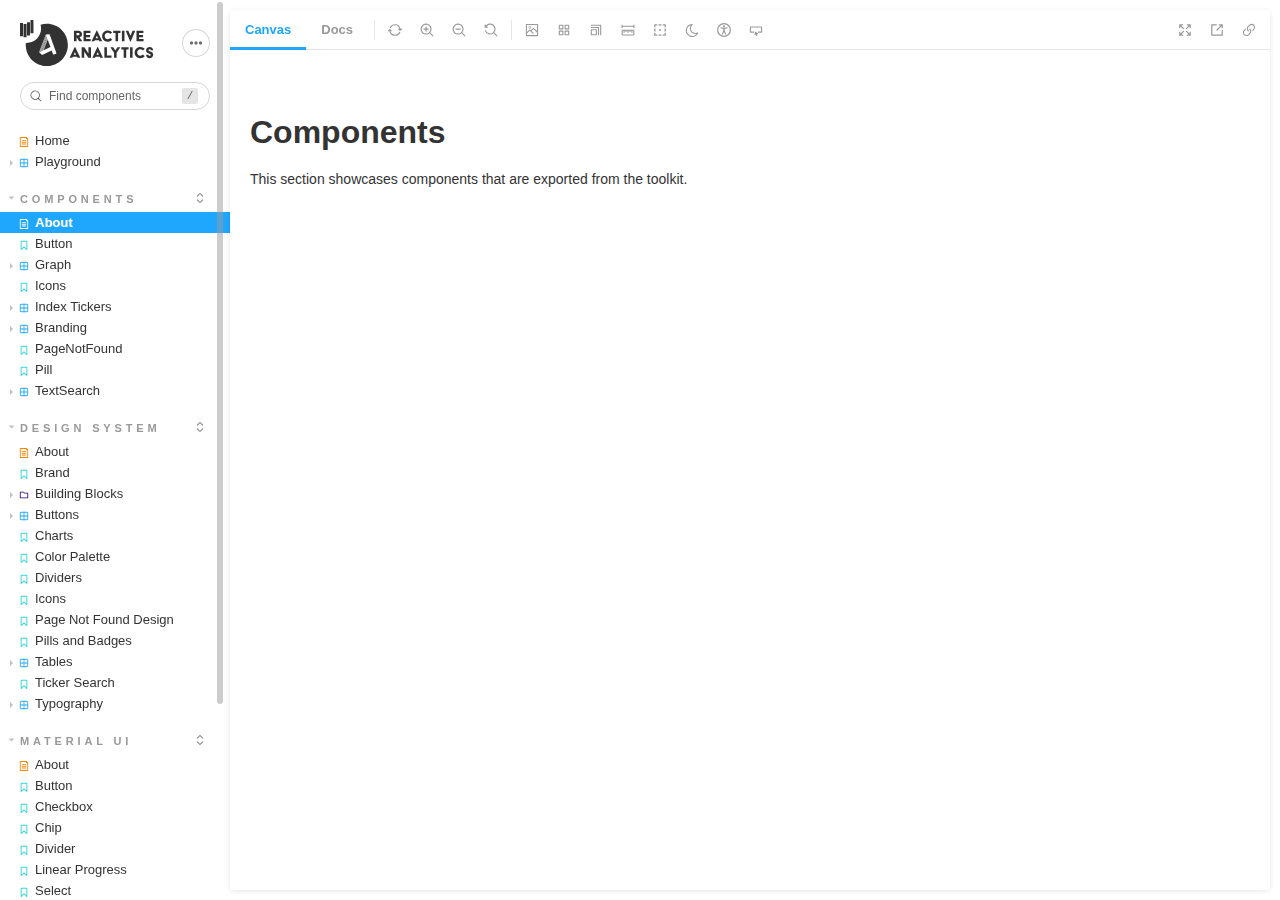
<file: index.html>
<!doctype html><html lang="en"><head><meta charset="utf-8"/><title>Webpack App</title><meta name="viewport" content="width=device-width,initial-scale=1"/><style>html, body {
    overflow: hidden;
    height: 100%;
    width: 100%;
    margin: 0;
    padding: 0;
  }

  * {
    box-sizing: border-box;
  }</style><script>/* globals window */
  /* eslint-disable no-underscore-dangle */
  try {
    if (window.top !== window) {
      window.__REACT_DEVTOOLS_GLOBAL_HOOK__ = window.top.__REACT_DEVTOOLS_GLOBAL_HOOK__;
    }
  } catch (e) {
    // eslint-disable-next-line no-console
    console.warn('unable to connect to top frame for connecting dev tools');
  }

  window.onerror = function onerror(message, source, line, column, err) {
    if (window.CONFIG_TYPE !== 'DEVELOPMENT') return;
    // eslint-disable-next-line no-var, vars-on-top
    var xhr = new window.XMLHttpRequest();
    xhr.open('POST', '/runtime-error');
    xhr.setRequestHeader('Content-Type', 'application/json;charset=UTF-8');
    xhr.send(
      JSON.stringify({
        /* eslint-disable object-shorthand */
        message: message,
        source: source,
        line: line,
        column: column,
        error: err && { message: err.message, name: err.name, stack: err.stack },
        origin: 'manager',
        /* eslint-enable object-shorthand */
      })
    );
  };</script><style>#root[hidden],
      #docs-root[hidden] {
        display: none !important;
      }</style></head><body><div id="root"></div><div id="docs-root"></div><script>window['CONFIG_TYPE'] = "PRODUCTION";
          
      
          
            window['LOGLEVEL'] = "info";
          
      
          
            window['FEATURES'] = {"postcss":true,"emotionAlias":false,"warnOnLegacyHierarchySeparator":true,"buildStoriesJson":false,"storyStoreV7":false,"modernInlineRender":false,"breakingChangesV7":false,"interactionsDebugger":false,"babelModeV7":false,"argTypeTargetsV7":false,"previewMdx2":false};
          
      
          
      
          
      
          
            window['DOCS_MODE'] = false;</script><script src="runtime~main.b93017f01b9c368b86c0.manager.bundle.js"></script><script src="vendors~main.975996c2cb0d25fa3b02.manager.bundle.js"></script><script src="main.1272e030372f4be24f7e.manager.bundle.js"></script></body></html>
</file>
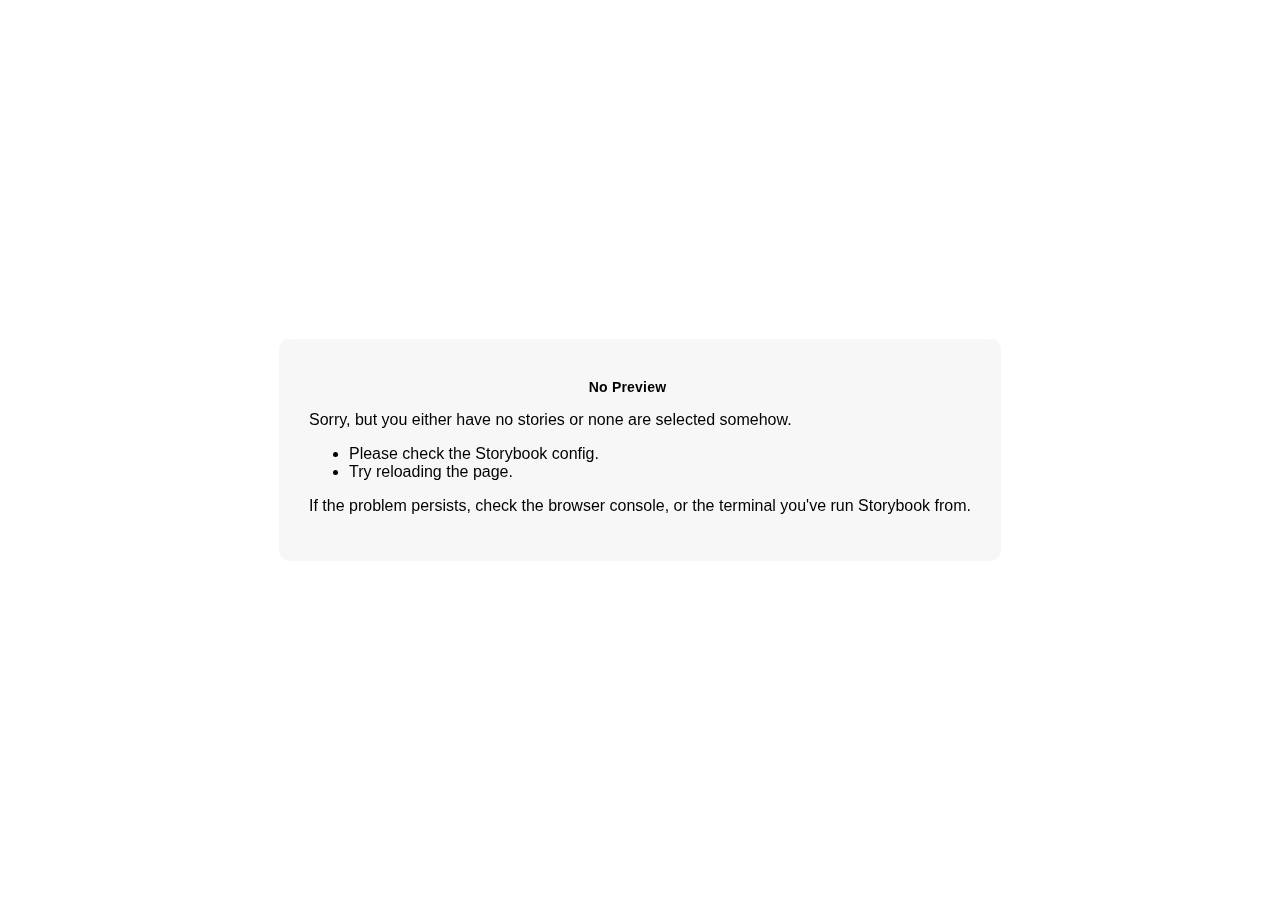
<file: iframe.html>
<!DOCTYPE html>
<!--suppress HtmlUnknownTarget -->
<html lang="en">
  <head>
    <meta charset="utf-8" />
    <title>Storybook</title>
    <meta name="viewport" content="width=device-width, initial-scale=1" />
    <script>
      window.CONFIG_TYPE = 'PRODUCTION';
      window.LOGLEVEL = 'info';
      window.FRAMEWORK_OPTIONS = {};
      window.CHANNEL_OPTIONS = {};
      window.FEATURES = {"postcss":true,"emotionAlias":false,"warnOnLegacyHierarchySeparator":true,"buildStoriesJson":false,"storyStoreV7":false,"modernInlineRender":false,"breakingChangesV7":false,"interactionsDebugger":false,"babelModeV7":false,"argTypeTargetsV7":false,"previewMdx2":false};
      window.STORIES = [{"titlePrefix":"","directory":".","files":"**/*.stories.@(js|jsx|ts|tsx|mdx)","importPathMatcher":"^\\.(?:(?:^|\\/|(?:(?:(?!(?:^|\\/)\\.).)*?)\\/)(?!\\.)(?=.)[^/]*?\\.stories\\.(js|jsx|ts|tsx|mdx))$"}];
      window.SERVER_CHANNEL_URL = undefined;

      // We do this so that "module && module.hot" etc. in Storybook source code
      // doesn't fail (it will simply be disabled)
      window.module = undefined;
    </script>
    <base target="_parent" />

<style>
  /* While we aren't showing the main block yet, but still preparing, we want everything the user
     has rendered, which may or may not be in #root, to be display none */
  .sb-show-preparing-story:not(.sb-show-main) > :not(.sb-preparing-story) {
    display: none;
  }

  .sb-show-preparing-docs:not(.sb-show-main) > :not(.sb-preparing-docs) {
    display: none;
  }

  /* Hide our own blocks when we aren't supposed to be showing them */
  :not(.sb-show-preparing-story) > .sb-preparing-story,
  :not(.sb-show-preparing-docs) > .sb-preparing-docs,
  :not(.sb-show-nopreview) > .sb-nopreview,
  :not(.sb-show-errordisplay) > .sb-errordisplay {
    display: none;
  }

  .sb-show-main.sb-main-centered {
    margin: 0;
    display: flex;
    align-items: center;
    min-height: 100vh;
  }

  .sb-show-main.sb-main-centered #root {
    box-sizing: border-box;
    margin: auto;
    padding: 1rem;
    max-height: 100%; /* Hack for centering correctly in IE11 */
  }

  /* Vertical centering fix for IE11 */
  @media screen and (-ms-high-contrast: none), (-ms-high-contrast: active) {
    .sb-show-main.sb-main-centered:after {
      content: '';
      min-height: inherit;
      font-size: 0;
    }
  }

  .sb-show-main.sb-main-fullscreen {
    margin: 0;
    padding: 0;
    display: block;
  }

  .sb-show-main.sb-main-padded {
    margin: 0;
    padding: 1rem;
    display: block;
    box-sizing: border-box;
  }

  .sb-wrapper {
    position: fixed;
    top: 0;
    bottom: 0;
    left: 0;
    right: 0;
    padding: 20px;
    font-family: 'Nunito Sans', -apple-system, '.SFNSText-Regular', 'San Francisco',
      BlinkMacSystemFont, 'Segoe UI', 'Helvetica Neue', Helvetica, Arial, sans-serif;
    -webkit-font-smoothing: antialiased;
    overflow: auto;
  }

  .sb-heading {
    font-size: 14px;
    font-weight: 600;
    letter-spacing: 0.2px;
    margin: 10px 0;
    padding-right: 25px;
  }

  .sb-nopreview {
    display: flex;
    align-content: center;
    justify-content: center;
  }

  .sb-nopreview_main {
    margin: auto;
    padding: 30px;
    border-radius: 10px;
    background: rgba(0, 0, 0, 0.03);
  }

  .sb-nopreview_heading {
    text-align: center;
  }

  .sb-errordisplay {
    border: 20px solid rgb(187, 49, 49);
    background: #222;
    color: #fff;
    z-index: 999999;
  }

  .sb-errordisplay_code {
    padding: 10px;
    background: #000;
    color: #eee;
    font-family: 'Operator Mono', 'Fira Code Retina', 'Fira Code', 'FiraCode-Retina', 'Andale Mono',
      'Lucida Console', Consolas, Monaco, monospace;
  }

  .sb-errordisplay pre {
    white-space: pre-wrap;
  }

  @-webkit-keyframes sb-rotate360 {
    from {
      transform: rotate(0deg);
    }
    to {
      transform: rotate(360deg);
    }
  }
  @keyframes sb-rotate360 {
    from {
      transform: rotate(0deg);
    }
    to {
      transform: rotate(360deg);
    }
  }
  @-webkit-keyframes sb-glow {
    0%,
    100% {
      opacity: 1;
    }
    50% {
      opacity: 0.4;
    }
  }
  @keyframes sb-glow {
    0%,
    100% {
      opacity: 1;
    }
    50% {
      opacity: 0.4;
    }
  }

  /* We display the preparing loaders *over* the rendering story */
  .sb-preparing-story,
  .sb-preparing-docs {
    background-color: white;
    /* Maximum possible z-index. It would be better to use stacking contexts to ensure it's always
    on top, but this isn't possible as it would require making CSS changes that could affect user code */
    z-index: 2147483647;
  }

  .sb-loader {
    -webkit-animation: sb-rotate360 0.7s linear infinite;
    animation: sb-rotate360 0.7s linear infinite;
    border-color: rgba(97, 97, 97, 0.29);
    border-radius: 50%;
    border-style: solid;
    border-top-color: #646464;
    border-width: 2px;
    display: inline-block;
    height: 32px;
    left: 50%;
    margin-left: -16px;
    margin-top: -16px;
    mix-blend-mode: difference;
    overflow: hidden;
    position: absolute;
    top: 50%;
    transition: all 200ms ease-out;
    vertical-align: top;
    width: 32px;
    z-index: 4;
  }

  .sb-previewBlock {
    background: #fff;
    border: 1px solid rgba(0, 0, 0, 0.1);
    border-radius: 4px;
    box-shadow: rgba(0, 0, 0, 0.1) 0 1px 3px 0;
    margin: 25px auto 40px;
    max-width: 600px;
  }

  .sb-previewBlock_header {
    align-items: center;
    box-shadow: rgba(0, 0, 0, 0.1) 0 -1px 0 0 inset;
    display: flex;
    gap: 14px;
    height: 40px;
    padding: 0 12px;
  }

  .sb-previewBlock_icon {
    -webkit-animation: sb-glow 1.5s ease-in-out infinite;
    animation: sb-glow 1.5s ease-in-out infinite;
    background: #e6e6e6;
    height: 14px;
    width: 14px;
  }
  .sb-previewBlock_icon:last-child {
    margin-left: auto;
  }

  .sb-previewBlock_body {
    -webkit-animation: sb-glow 1.5s ease-in-out infinite;
    animation: sb-glow 1.5s ease-in-out infinite;
    height: 182px;
    position: relative;
  }

  .sb-argstableBlock {
    border-collapse: collapse;
    border-spacing: 0;
    font-size: 13px;
    line-height: 20px;
    margin: 25px auto 40px;
    max-width: 600px;
    text-align: left;
    width: 100%;
  }
  .sb-argstableBlock th:first-of-type,
  .sb-argstableBlock td:first-of-type {
    padding-left: 20px;
  }
  .sb-argstableBlock th:nth-of-type(2),
  .sb-argstableBlock td:nth-of-type(2) {
    width: 35%;
  }
  .sb-argstableBlock th:nth-of-type(3),
  .sb-argstableBlock td:nth-of-type(3) {
    width: 15%;
  }
  .sb-argstableBlock th:last-of-type,
  .sb-argstableBlock td:last-of-type {
    width: 25%;
    padding-right: 20px;
  }
  .sb-argstableBlock th span,
  .sb-argstableBlock td span {
    -webkit-animation: sb-glow 1.5s ease-in-out infinite;
    animation: sb-glow 1.5s ease-in-out infinite;
    background-color: rgba(0, 0, 0, 0.1);
    border-radius: 0;
    box-shadow: none;
    color: transparent;
  }
  .sb-argstableBlock th {
    padding: 10px 15px;
  }

  .sb-argstableBlock-body {
    border-radius: 4px;
    box-shadow: rgba(0, 0, 0, 0.1) 0 1px 3px 1px, rgba(0, 0, 0, 0.065) 0 0 0 1px;
  }
  .sb-argstableBlock-body tr {
    background: transparent;
    overflow: hidden;
  }
  .sb-argstableBlock-body tr:not(:first-child) {
    border-top: 1px solid #e6e6e6;
  }
  .sb-argstableBlock-body tr:first-child td:first-child {
    border-top-left-radius: 4px;
  }
  .sb-argstableBlock-body tr:first-child td:last-child {
    border-top-right-radius: 4px;
  }
  .sb-argstableBlock-body tr:last-child td:first-child {
    border-bottom-left-radius: 4px;
  }
  .sb-argstableBlock-body tr:last-child td:last-child {
    border-bottom-right-radius: 4px;
  }
  .sb-argstableBlock-body td {
    background: #fff;
    padding-bottom: 10px;
    padding-top: 10px;
    vertical-align: top;
  }
  .sb-argstableBlock-body td:not(:first-of-type) {
    padding-left: 15px;
    padding-right: 15px;
  }
  .sb-argstableBlock-body button {
    -webkit-animation: sb-glow 1.5s ease-in-out infinite;
    animation: sb-glow 1.5s ease-in-out infinite;
    background-color: rgba(0, 0, 0, 0.1);
    border: 0;
    border-radius: 0;
    box-shadow: none;
    color: transparent;
    display: inline;
    font-size: 12px;
    line-height: 1;
    padding: 10px 16px;
  }

  .sb-argstableBlock-summary {
    margin-top: 4px;
  }

  .sb-argstableBlock-code {
    margin-right: 4px;
    margin-bottom: 4px;
    padding: 2px 5px;
  }
</style>

<script>
  /* globals window */
  /* eslint-disable no-underscore-dangle */
  try {
    if (window.top !== window) {
      window.__REACT_DEVTOOLS_GLOBAL_HOOK__ = window.top.__REACT_DEVTOOLS_GLOBAL_HOOK__;
      window.__VUE_DEVTOOLS_GLOBAL_HOOK__ = window.top.__VUE_DEVTOOLS_GLOBAL_HOOK__;
      window.top.__VUE_DEVTOOLS_CONTEXT__ = window.document;
    }
  } catch (e) {
    // eslint-disable-next-line no-console
    console.warn('unable to connect to top frame for connecting dev tools');
  }

  window.onerror = function onerror(message, source, line, column, err) {
    if (window.CONFIG_TYPE !== 'DEVELOPMENT') return;
    // eslint-disable-next-line no-var, vars-on-top
    var xhr = new window.XMLHttpRequest();
    xhr.open('POST', '/runtime-error');
    xhr.setRequestHeader('Content-Type', 'application/json;charset=UTF-8');
    xhr.send(
      JSON.stringify({
        /* eslint-disable object-shorthand */
        message: message,
        source: source,
        line: line,
        column: column,
        error: err && { message: err.message, name: err.name, stack: err.stack },
        origin: 'preview',
        /* eslint-enable object-shorthand */
      })
    );
  };
</script>
<script>
  window.global = window;
</script>
    <script type="module" crossorigin src="/assets/iframe.e4c36107.js"></script>
    <link rel="stylesheet" href="/assets/iframe.cf3da04b.css">
  <style>
    .sb-show-preparing-story:not(.sb-show-main) > :not(.sb-preparing-story) {
      display: none;
    }
    .sb-show-preparing-docs:not(.sb-show-main) > :not(.sb-preparing-docs) {
      display: none;
    }
    :not(.sb-show-preparing-story) > .sb-preparing-story,
    :not(.sb-show-preparing-docs) > .sb-preparing-docs,
    :not(.sb-show-nopreview) > .sb-nopreview,
    :not(.sb-show-errordisplay) > .sb-errordisplay {
      display: none;
    }
    #root[hidden],
    #docs-root[hidden] {
      display: none !important;
    }
  </style>
</head>
  <body>
    <style>
  body #root {
    min-width: 100vw;
    min-height: 100vh;
  }
</style>
<div class="sb-preparing-story sb-wrapper">
  <div class="sb-loader"></div>
</div>

<div class="sb-preparing-docs sb-wrapper">
  <div class="sb-previewBlock">
    <div class="sb-previewBlock_header">
      <div class="sb-previewBlock_icon"></div>
      <div class="sb-previewBlock_icon"></div>
      <div class="sb-previewBlock_icon"></div>
      <div class="sb-previewBlock_icon"></div>
    </div>
    <div class="sb-previewBlock_body">
      <div class="sb-loader"></div>
    </div>
  </div>
  <table aria-hidden="true" class="sb-argstableBlock">
    <thead class="sb-argstableBlock-head">
      <tr>
        <th><span>Name</span></th>
        <th><span>Description</span></th>
        <th><span>Default</span></th>
        <th><span>Control </span></th>
      </tr>
    </thead>
    <tbody class="sb-argstableBlock-body">
      <tr>
        <td><span>propertyName</span><span title="Required">*</span></td>
        <td>
          <div><span>This is a short description</span></div>
          <div class="sb-argstableBlock-summary">
            <div><span class="sb-argstableBlock-code">summary</span></div>
          </div>
        </td>
        <td>
          <div><span class="sb-argstableBlock-code">defaultValue</span></div>
        </td>
        <td><button>Set string</button></td>
      </tr>
      <tr>
        <td><span>propertyName</span><span>*</span></td>
        <td>
          <div><span>This is a short description</span></div>
          <div class="sb-argstableBlock-summary">
            <div><span class="sb-argstableBlock-code">summary</span></div>
          </div>
        </td>
        <td>
          <div><span class="sb-argstableBlock-code">defaultValue</span></div>
        </td>
        <td><button>Set string</button></td>
      </tr>
      <tr>
        <td><span>propertyName</span><span>*</span></td>
        <td>
          <div><span>This is a short description</span></div>
          <div class="sb-argstableBlock-summary">
            <div><span class="sb-argstableBlock-code">summary</span></div>
          </div>
        </td>
        <td>
          <div><span class="sb-argstableBlock-code">defaultValue</span></div>
        </td>
        <td><button>Set string</button></td>
      </tr>
    </tbody>
  </table>
</div>

<div class="sb-nopreview sb-wrapper">
  <div class="sb-nopreview_main">
    <h1 class="sb-nopreview_heading sb-heading">No Preview</h1>
    <p>Sorry, but you either have no stories or none are selected somehow.</p>
    <ul>
      <li>Please check the Storybook config.</li>
      <li>Try reloading the page.</li>
    </ul>
    <p>
      If the problem persists, check the browser console, or the terminal you've run Storybook from.
    </p>
  </div>
</div>

<div class="sb-errordisplay sb-wrapper">
  <pre id="error-message" class="sb-heading"></pre>
  <pre class="sb-errordisplay_code"><code id="error-stack"></code></pre>
</div>

    <div id="root"></div>
    <div id="docs-root"></div>
    
  </body>
</html>
</file>
